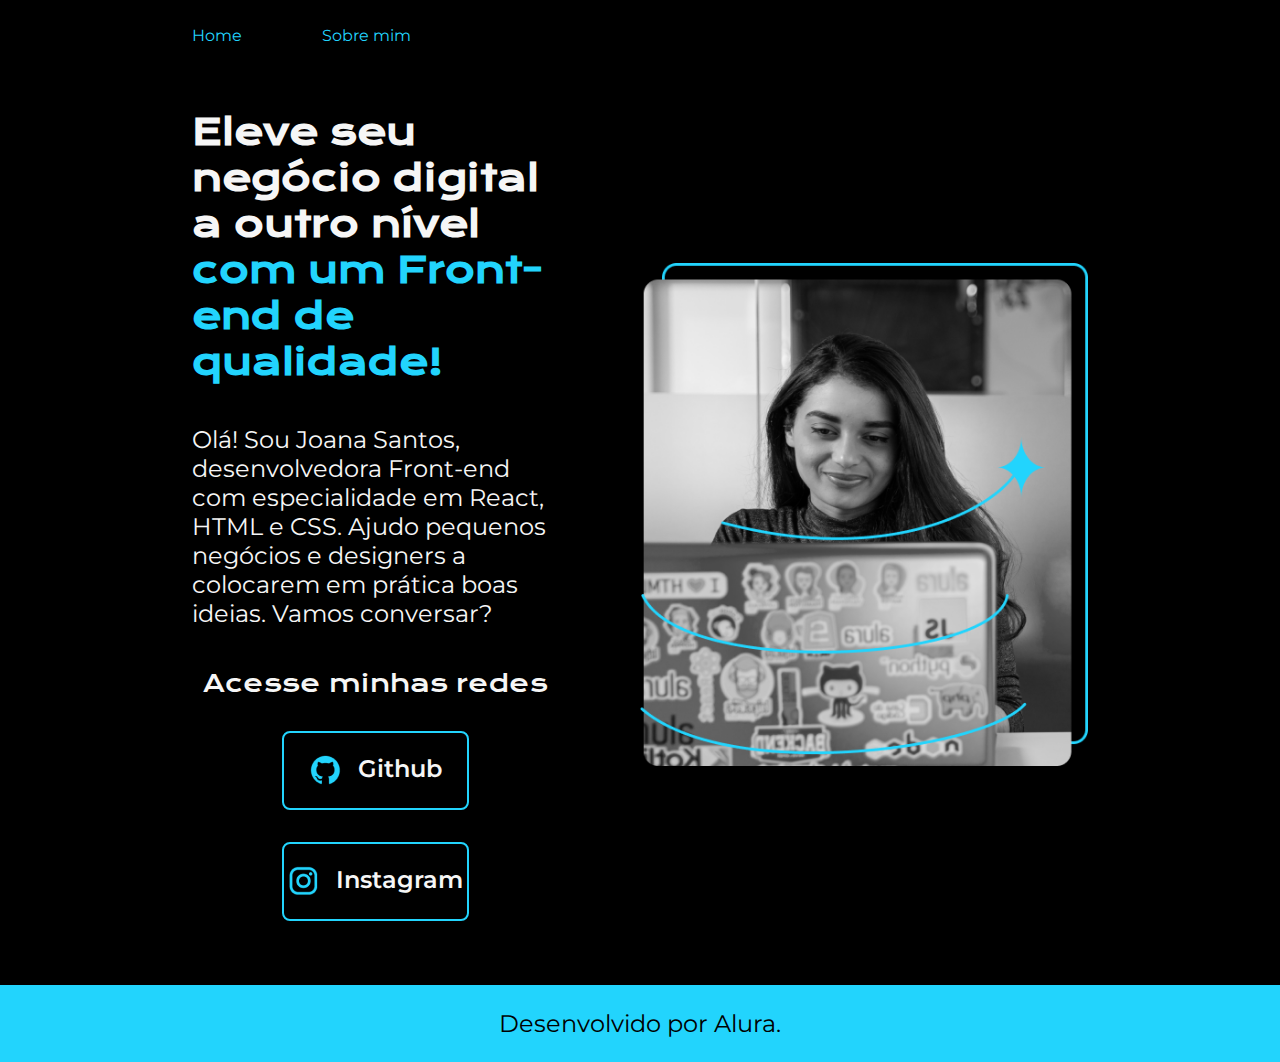
<file: index.html>
<!DOCTYPE html>
<html lang="pt-br">

<head>
    <meta charset="UTF-8">
    <meta http-equiv="X-UA-Compatible" content="IE=edge">
    <meta name="viewport" content="width=device-width, initial-scale=1.0">
    <title>Portfolio</title>
    <link rel="stylesheet" href="./styles/style.css">
</head>

<body>
    <header class="cabecalho">
        <nav class="cabecalho__menu">
            <a class="cabecalho__menu__link" href="index.html">Home</a>
            <a class="cabecalho__menu__link" href="about.html">Sobre mim</a>
        </nav>
    </header>
    <main class="apresentacao">
        <section class="apresentacao__conteudo">
            <h1 class="apresentacao__conteudo__titulo">Eleve seu negócio digital a outro nível<strong 
            class="titulo-destaque"> com um Front-end de qualidade!
            </strong></h1>
            <p class="apresentacao__conteudo__texto">Olá! Sou Joana Santos, desenvolvedora
            Front-end com especialidade em React, HTML e
            CSS. Ajudo pequenos negócios e designers a
            colocarem em prática boas ideias. Vamos
            conversar?</p>
            <div class="apresentacao__links">
                <h2 class="apresentacao__links__subtitulo">Acesse minhas redes</h2>
                <a class="apresentacao_links_navegacao" href="https://github.com/jucmelo">
                    <img src="./assets/github.png">
                    Github
                </a>
                <a class="apresentacao_links_navegacao" href="https://instagram.com/juuuumelo/">
                    <img src="assets/instagram.png">
                    Instagram
                </a>
            </div>
        </section>
        <img class="apresentacao_imagem" src="/assets/imagem.png" alt="Foto da Joana Santos programando">
    </main>
    <footer class="rodape">
        <p>Desenvolvido por Alura.</p>
    </footer>
</body>

</html>
</file>
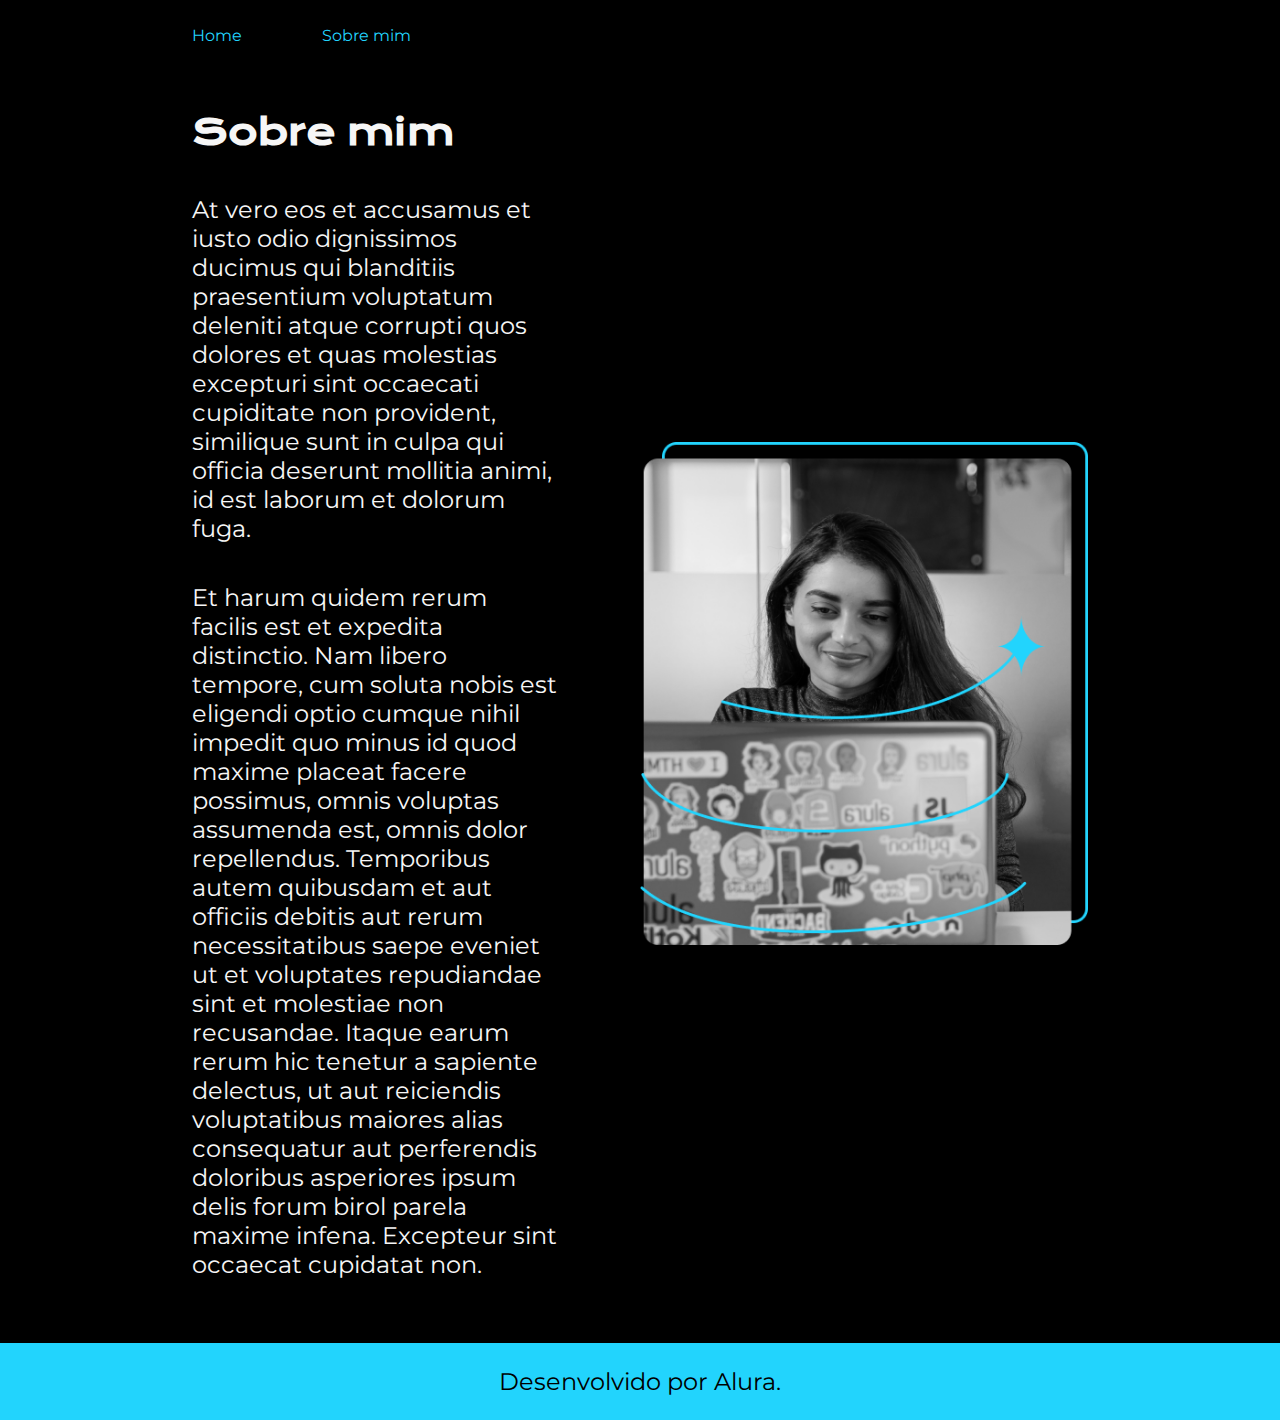
<file: about.html>
<!DOCTYPE html>
<html lang="pt-br">

<head>
    <meta charset="UTF-8">
    <meta http-equiv="X-UA-Compatible" content="IE=edge">
    <meta name="viewport" content="width=device-width, initial-scale=1.0">
    <title>Sobre mim</title>
    <link rel="stylesheet" href="./styles/style.css">
</head>

<body>
    <header class="cabecalho">
        <nav class="cabecalho__menu">
            <a class="cabecalho__menu__link" href="index.html">Home</a>
            <a class="cabecalho__menu__link" href="about.html">Sobre mim</a>
        </nav>
    </header>

    <main class="apresentacao">
        <section class="apresentacao__conteudo">
            <h1 class="apresentacao__conteudo__titulo">Sobre mim</h1>
            <p class="apresentacao__conteudo__texto">At vero eos et accusamus et iusto odio dignissimos ducimus qui blanditiis praesentium voluptatum deleniti
                atque corrupti quos dolores et quas molestias excepturi sint occaecati cupiditate non provident,
                similique sunt in culpa qui officia deserunt mollitia animi, id est laborum et dolorum fuga.
            </p>
            <p class="apresentacao__conteudo__texto">
                Et harum quidem rerum facilis est et expedita distinctio. Nam libero tempore, cum soluta nobis est
                eligendi optio cumque nihil impedit quo minus id quod maxime placeat facere possimus, omnis voluptas
                assumenda est, omnis dolor repellendus. Temporibus autem quibusdam et aut officiis debitis aut rerum
                necessitatibus saepe eveniet ut et voluptates repudiandae sint et molestiae non recusandae. Itaque earum
                rerum hic tenetur a sapiente delectus, ut aut reiciendis voluptatibus maiores alias consequatur aut
                perferendis doloribus asperiores ipsum delis forum birol parela maxime infena. Excepteur sint occaecat
                cupidatat non.</p>
        </section>
        <img class="apresentacao_imagem" src="/assets/imagem.png" alt="Foto da Joana Santos programando">
    </main>

    <footer class="rodape">
        <p>Desenvolvido por Alura.</p>
    </footer>
</body>

</html>
</file>
<file: styles/style.css>
@import url('https://fonts.googleapis.com/css2?family=Krona+One&family=Montserrat:wght@400;600&display=swap');

:root {
    --cor-primaria: #000000;
    --cor-secundaria: #F6F6F6;
    --cor-terciaria: #22D4FD;
    --cor-hover: #272727;

    --fonte-primaria: 'Krona One', sans-serif;
    --fonte-secundaria: 'Montserrat', sans-serif;
}
*{
    margin: 0;
    padding: 0;
}

body{
    box-sizing: border-box;
    background-color: var(--cor-primaria);
    color: var(--cor-secundaria);
}
.cabecalho{
    padding: 2% 0% 0% 15%;
}
.cabecalho__menu{
    display: flex;
    gap: 80px;
}
.cabecalho__menu__link{
    font-family: var(--fonte-secundaria);
    font-size: 1.5rem
    font-weight: 600;
    color: var(--cor-terciaria);
    text-decoration: none;
}
.apresentacao{
    padding: 5% 15%;
    display: flex;
    align-items: center;
    justify-content: space-between;
    gap: 82px;
}
.apresentacao__conteudo{
    width: 50%;
    display: flex;
    flex-direction: column;
    gap: 40px;
}

.apresentacao__conteudo__titulo{
    font-size: 2.25rem;
    font-family: var(--fonte-primaria);
}
.titulo-destaque{
    color: var(--cor-terciaria);
}
.apresentacao__conteudo__texto{
    font-size: 1.5rem;
    font-family: var(--fonte-secundaria);
}

.apresentacao__links{
    display: flex;
    flex-direction: column;
    justify-content: space-between;
    align-items: center;
    gap: 32px;
}
.apresentacao__links__subtitulo{
    font-family: var(--fonte-primaria);
    font-weight: 400;
    font-size: 1.5rem;
}
.apresentacao_links_navegacao{   
     display: flex;
    justify-content: center;
    gap: 16px;
    border: 2px solid var(--cor-terciaria);
    width: 50%;
    text-align: center;
    border-radius: 8px;
    font-size: 1.5rem;
    font-weight: 600;
    padding: 21.5px 0;
    text-decoration: none;
    color: var(--cor-secundaria);
    font-family: var(--fonte-secundaria);
}
.apresentacao__links__link:hover{
    background-color: var(--cor-hover);
}

.apresentacao_imagem{
width: 50%;
}

.rodape{
    color: var(--cor-primaria);
    background-color: var(--cor-terciaria);
    padding: 1.5rem;
    text-align: center;
    font-family: var(--fonte-secundaria);
    font-size: 24px;
    font-weight: 400;
}

@media (max-width: 1200px) {
    .cabecalho{
        padding: 10%;
    }

    .cabecalho__menu{
        justify-content: center;
    }

    .apresentacao {
        flex-direction: column-reverse;
        padding: 5%;
    }

    .apresentacao__conteudo{
        width: auto;
    }
}
</file>
